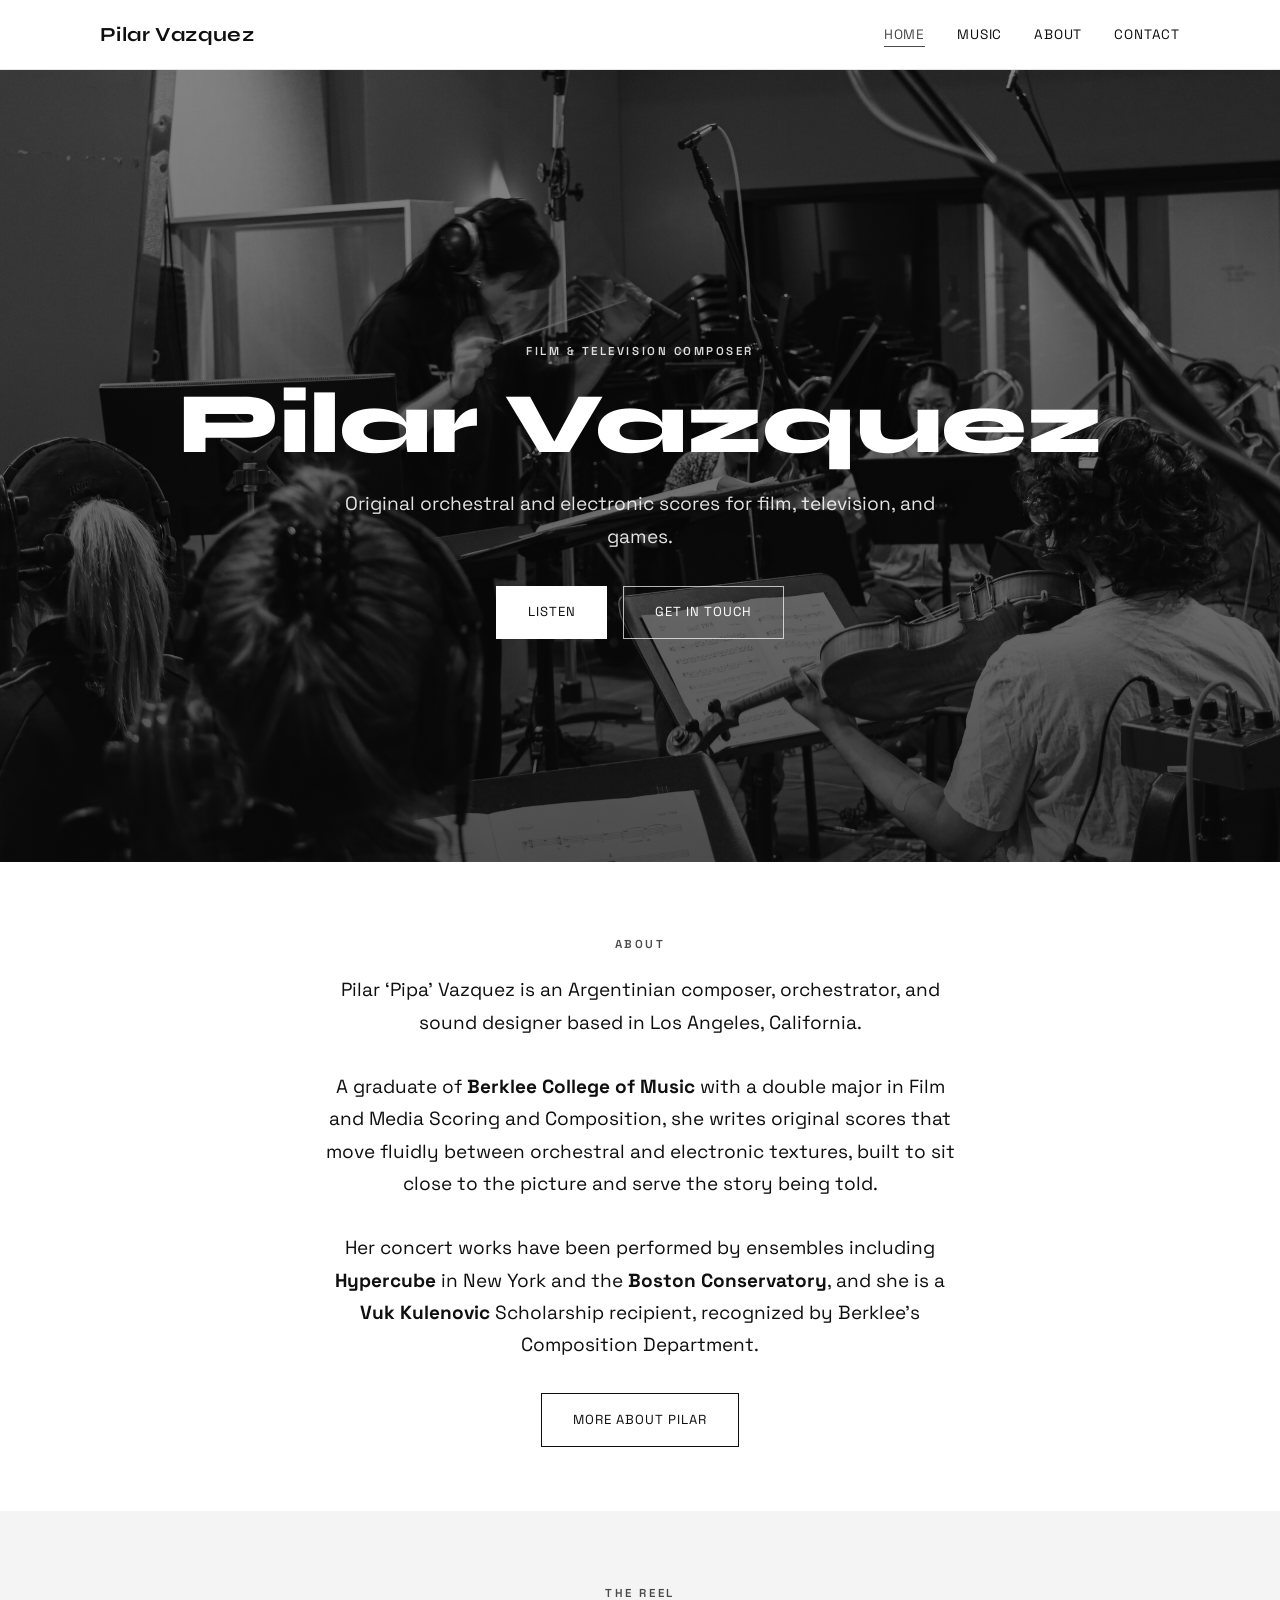
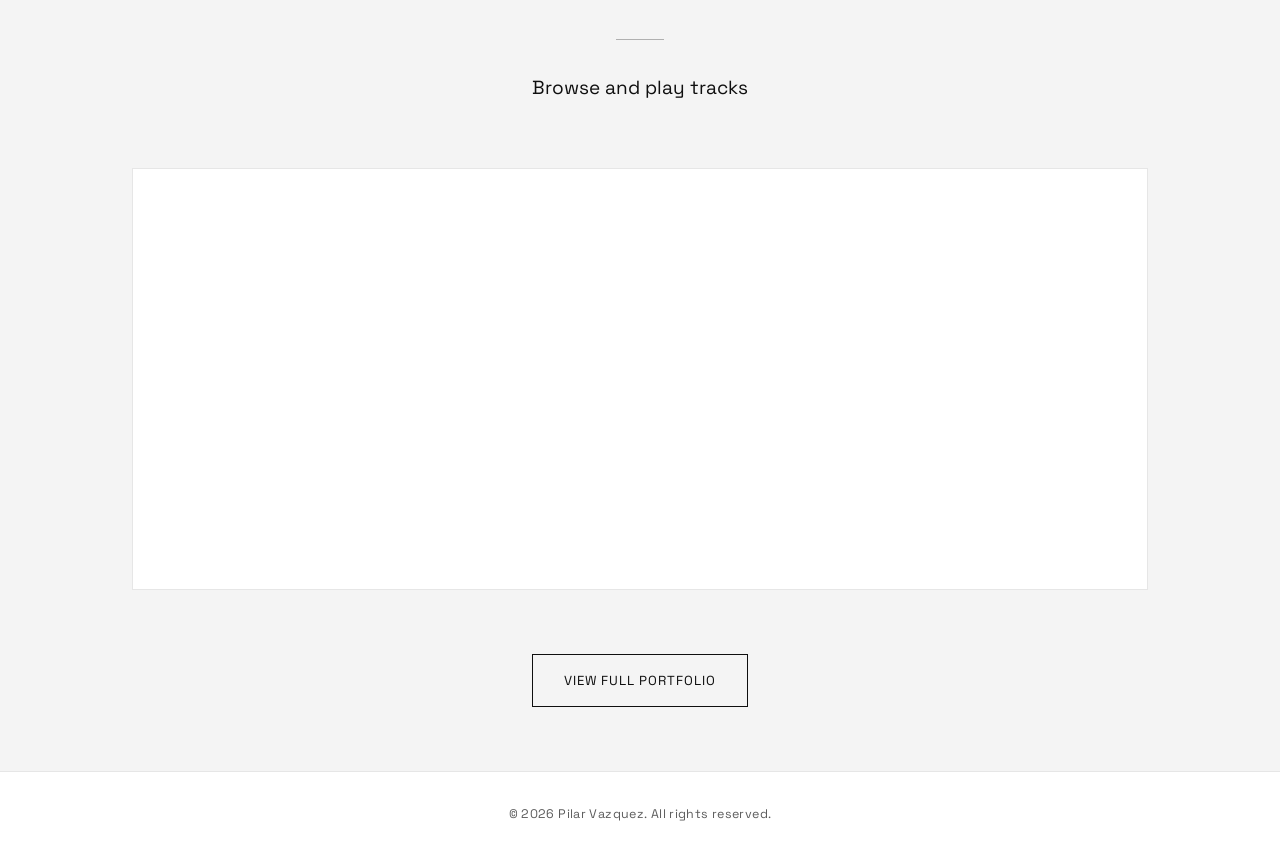
<file: index.html>
<!DOCTYPE html>
<html lang="en">
<head>
  <meta charset="UTF-8" />
  <meta name="viewport" content="width=device-width, initial-scale=1.0" />
  <title>Pilar Vazquez — Film Composer</title>
  <meta name="description" content="Pilar Vazquez is a film composer creating original scores for film, television, and games." />
  <link rel="preconnect" href="https://fonts.googleapis.com" />
  <link href="https://fonts.googleapis.com/css2?family=Syne:wght@600;700;800&family=Space+Grotesk:wght@400;500;600&display=swap" rel="stylesheet" />
  <link rel="stylesheet" href="css/style.css" />
</head>
<body>

  <header class="site-header">
    <div class="container nav">
      <a href="index.html" class="nav-brand">Pilar Vazquez</a>
      <button class="nav-toggle" aria-label="Toggle navigation">
        <span></span><span></span><span></span>
      </button>
      <ul class="nav-links">
        <li><a href="index.html" class="active">Home</a></li>
        <li><a href="music.html">Music</a></li>
        <li><a href="about.html">About</a></li>
        <li><a href="contact.html">Contact</a></li>
      </ul>
    </div>
  </header>

  <main>

    <!-- Hero: name front and center, over a full-bleed photo -->
    <section class="hero hero-photo" style="background-image: url('images/hero-recording-session.jpg');">
      <div class="container">
        <span class="eyebrow">Film &amp; Television Composer</span>
        <h1>Pilar Vazquez</h1>
        <p class="lede">
          Original orchestral and electronic scores for film, television, and games.
          <em></em>
        </p>
        <div class="hero-actions">
          <a href="#reel" class="btn btn-primary">Listen</a>
          <a href="contact.html" class="btn btn-ghost">Get in Touch</a>
        </div>
      </div>
    </section>

    <!-- Intro -->
    <section>
      <div class="container home-intro">
        <span class="eyebrow">About</span>
        <h2></h2>
        <p>
          Pilar ‘Pipa’ Vazquez is an Argentinian composer, orchestrator, and sound
          designer based in Los Angeles, California.
        </p>
        <p>
          A graduate of <strong>Berklee College of Music</strong> with a double major in Film and Media
          Scoring and Composition, she writes original scores that move fluidly between
          orchestral and electronic textures, built to sit close to the picture and serve
          the story being told.
        </p>
        <p>
          Her concert works have been performed by ensembles including <strong>Hypercube</strong> in New
          York and the <strong>Boston Conservatory</strong>, and she is a <strong>Vuk Kulenovic</strong> Scholarship
          recipient, recognized by Berklee's Composition Department.
        </p>
        <a href="about.html" class="btn btn-ghost">More About Pilar</a>
      </div>
    </section>


    <!-- Reel: ReelCrafter embedded player -->
    <section id="reel" class="section-alt">
      <div class="container">
        <div class="section-head">
          <span class="eyebrow">The Reel</span>
          <h2></h2>
          <div class="divider"></div>
          <p>Browse and play tracks</p>
        </div>

        <div class="reelcrafter-embed">
          <iframe src="https://play.reelcrafter.com/embed/a6b25053-8785-4d7c-b4b8-13a3151cb719"
            width="100%" height="420" frameborder="0" scrolling="no"
            allow="autoplay; encrypted-media" allowfullscreen
            title="Pilar Vazquez — ReelCrafter Reel"></iframe>
        </div>

        <div style="text-align:center; margin-top: var(--space-lg);">
          <a href="music.html" class="btn btn-ghost">View Full Portfolio</a>
        </div>
      </div>
    </section>

  </main>

  <footer class="site-footer">
    <div class="container">
      &copy; 2026 Pilar Vazquez. All rights reserved. <em></em>
    </div>
  </footer>

  <script src="js/main.js"></script>
</body>
</html>
</file>
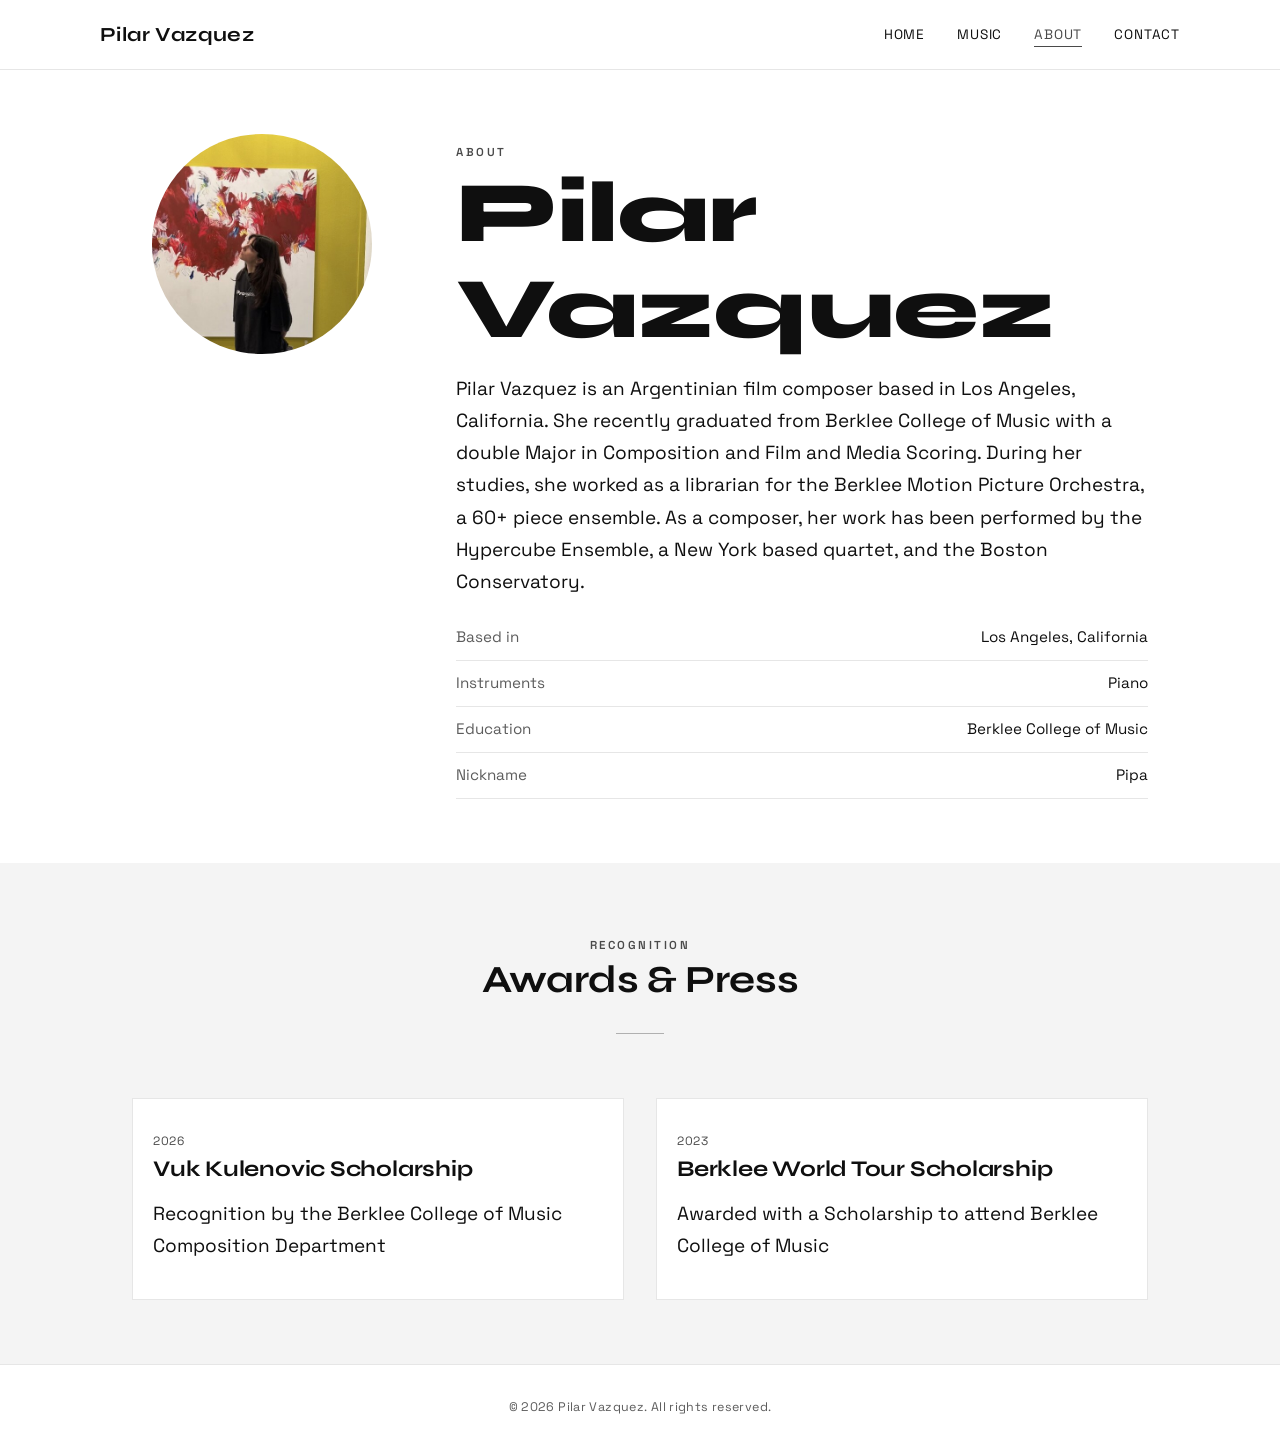
<file: about.html>
<!DOCTYPE html>
<html lang="en">
<head>
  <meta charset="UTF-8" />
  <meta name="viewport" content="width=device-width, initial-scale=1.0" />
  <title>About — Pilar Vazquez</title>
  <meta name="description" content="Biography, background, and credits for film composer Pilar Vazquez." />
  <link rel="preconnect" href="https://fonts.googleapis.com" />
  <link href="https://fonts.googleapis.com/css2?family=Syne:wght@600;700;800&family=Space+Grotesk:wght@400;500;600&display=swap" rel="stylesheet" />
  <link rel="stylesheet" href="css/style.css" />
</head>
<body>

  <header class="site-header">
    <div class="container nav">
      <a href="index.html" class="nav-brand">Pilar Vazquez</a>
      <button class="nav-toggle" aria-label="Toggle navigation">
        <span></span><span></span><span></span>
      </button>
      <ul class="nav-links">
        <li><a href="index.html">Home</a></li>
        <li><a href="music.html">Music</a></li>
        <li><a href="about.html" class="active">About</a></li>
        <li><a href="contact.html">Contact</a></li>
      </ul>
    </div>
  </header>

  <main>

    <section style="padding-top: var(--space-lg);">
      <div class="container about-grid">
        <div>
          <div class="avatar-frame" style="background-image: url('images/about-photo.jpg?v=3');"></div>
        </div>

        <div>
          <span class="eyebrow">About</span>
          <h1>Pilar Vazquez</h1>
          <p>
            <em></em>
            Pilar Vazquez is an Argentinian film composer based in Los Angeles, California. She recently graduated from Berklee College of Music with a double Major in Composition and Film and Media Scoring.
            During her studies, she worked as a librarian for the Berklee Motion Picture Orchestra, a 60+ piece ensemble.
            As a composer, her work has been performed by the Hypercube Ensemble, a New York based quartet, and the Boston Conservatory.

          </p>
          <p>
            
          </p>

          <ul class="fact-list">
            <li><span>Based in</span><span>Los Angeles, California</span></li>
            <li><span>Instruments</span><span>Piano</span></li>
            <li><span>Education</span><span>Berklee College of Music</span></li>
            <li><span>Nickname</span><span>Pipa</span></li>
          </ul>
        </div>
      </div>
    </section>

    <section class="section-alt">
      <div class="container">
        <div class="section-head">
          <span class="eyebrow">Recognition</span>
          <h2>Awards &amp; Press</h2>
          <div class="divider"></div>
        </div>

        <div class="grid">
          <article class="card">
            <div class="card-body">
              <div class="card-meta">2026</div>
              <h3>Vuk Kulenovic Scholarship</h3>
              <p>Recognition by the Berklee College of Music Composition Department</p>
            </div>
          </article>
          <article class="card">
            <div class="card-body">
              <div class="card-meta">2023</div>
              <h3>Berklee World Tour Scholarship</h3>
              <p>Awarded with a Scholarship to attend Berklee College of Music</p>
            </div>
          </article>
        </div>
      </div>
    </section>

  </main>

  <footer class="site-footer">
    <div class="container">
      &copy; 2026 Pilar Vazquez. All rights reserved. <em></em>
    </div>
  </footer>

  <script src="js/main.js"></script>
</body>
</html>
</file>
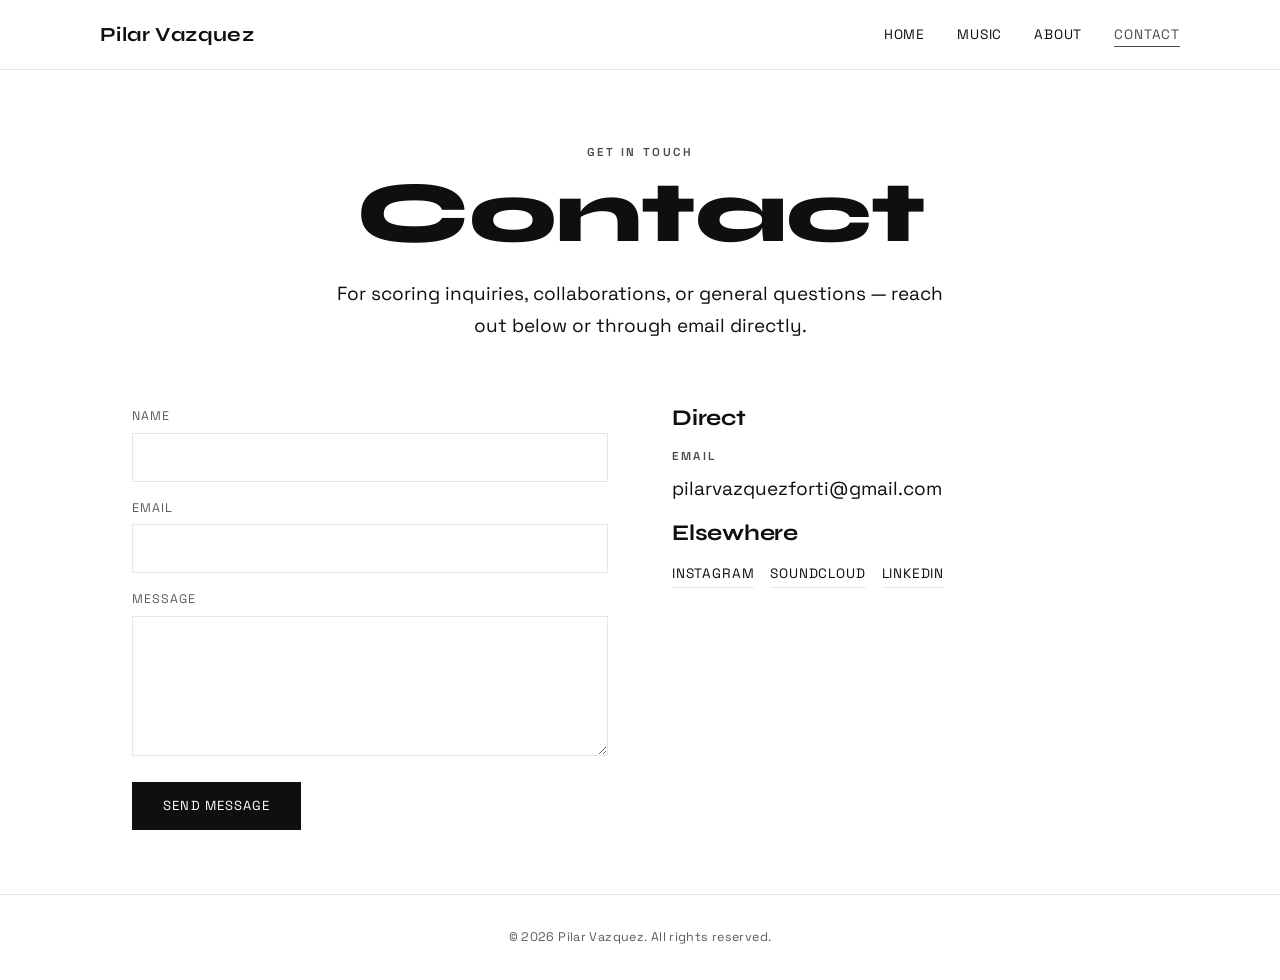
<file: contact.html>
<!DOCTYPE html>
<html lang="en">
<head>
  <meta charset="UTF-8" />
  <meta name="viewport" content="width=device-width, initial-scale=1.0" />
  <title>Contact — Pilar Vazquez</title>
  <meta name="description" content="Get in touch with film composer Pilar Vazquez for scoring inquiries." />
  <link rel="preconnect" href="https://fonts.googleapis.com" />
  <link href="https://fonts.googleapis.com/css2?family=Syne:wght@600;700;800&family=Space+Grotesk:wght@400;500;600&display=swap" rel="stylesheet" />
  <link rel="stylesheet" href="css/style.css" />
</head>
<body>

  <header class="site-header">
    <div class="container nav">
      <a href="index.html" class="nav-brand">Pilar Vazquez</a>
      <button class="nav-toggle" aria-label="Toggle navigation">
        <span></span><span></span><span></span>
      </button>
      <ul class="nav-links">
        <li><a href="index.html">Home</a></li>
        <li><a href="music.html">Music</a></li>
        <li><a href="about.html">About</a></li>
        <li><a href="contact.html" class="active">Contact</a></li>
      </ul>
    </div>
  </header>

  <main>

    <section style="padding-top: var(--space-lg);">
      <div class="container">
        <div class="section-head">
          <span class="eyebrow">Get in Touch</span>
          <h1>Contact</h1>
          <p>For scoring inquiries, collaborations, or general questions —
             reach out below or through email directly.</p>
        </div>

        <div class="contact-grid">
          <div>
            <form id="contact-form" action="https://formspree.io/f/xljrqbba" method="POST">
              <div>
                <label for="name">Name</label>
                <input type="text" id="name" name="name" required />
              </div>
              <div>
                <label for="email">Email</label>
                <input type="email" id="email" name="email" required />
              </div>
              <div>
                <label for="message">Message</label>
                <textarea id="message" name="message" required></textarea>
              </div>
              <button type="submit" class="btn btn-primary" style="align-self: flex-start;">Send Message</button>
              <p id="form-status" class="form-note" style="display:none;"></p>
            </form>
          </div>

          <div>
            <h3>Direct</h3>
            <span class="eyebrow" style="display:block; margin-bottom:0.4rem;">Email</span>
            <p><a href="mailto:pilarvazquezforti@gmail.com">pilarvazquezforti@gmail.com</a></p>

            <h3>Elsewhere</h3>
            <div class="social-links">
              <a href="https://www.instagram.com/pipavazquez/" target="_blank" rel="noopener">Instagram</a>
              <a href="#" target="_blank" rel="noopener">SoundCloud</a>
              <a href="https://www.linkedin.com/in/pilar-vazquez-798131426" target="_blank" rel="noopener">LinkedIn</a>
            </div>
            <p style="margin-top: var(--space-sm); color: var(--color-ink-soft); font-family: var(--font-ui); font-size: 0.85rem;">
              <em></em>
            </p>
          </div>
        </div>
      </div>
    </section>

  </main>

  <footer class="site-footer">
    <div class="container">
      &copy; 2026 Pilar Vazquez. All rights reserved. <em></em>
    </div>
  </footer>

  <script src="js/main.js"></script>
</body>
</html>
</file>
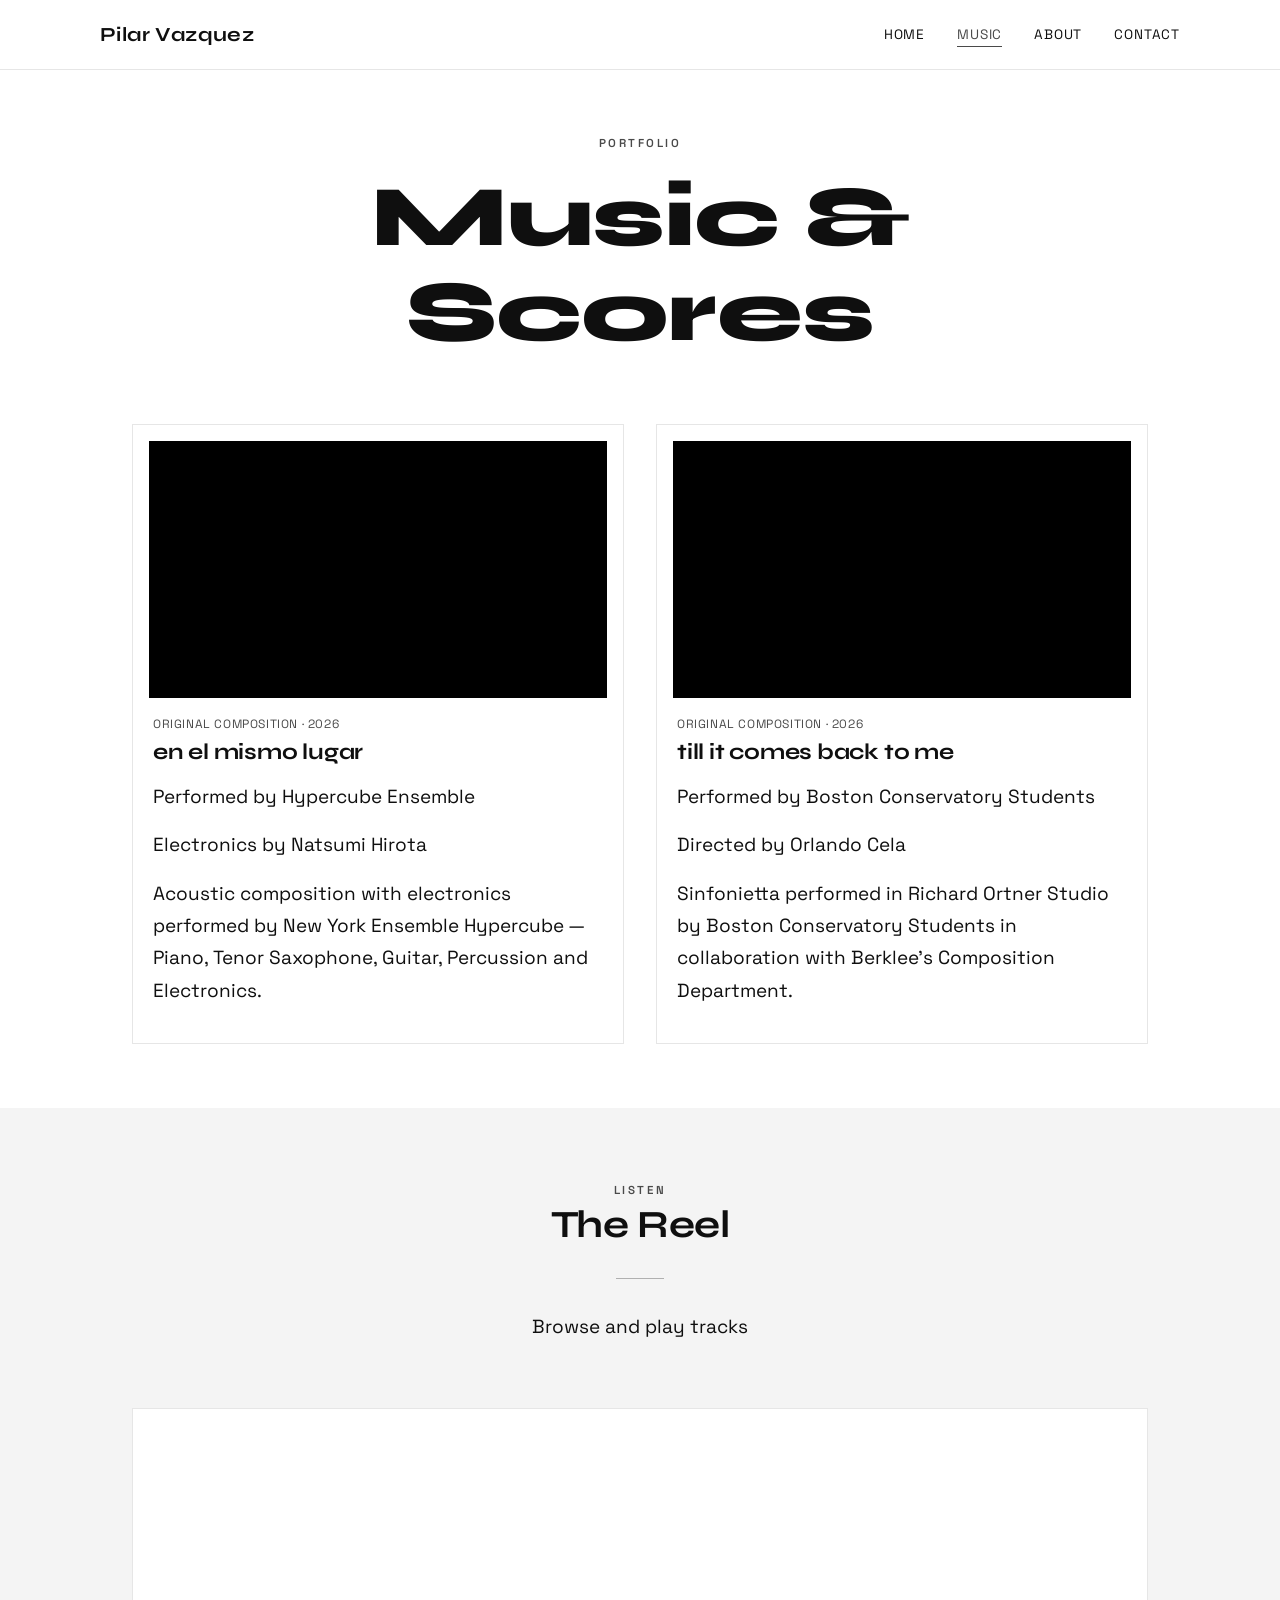
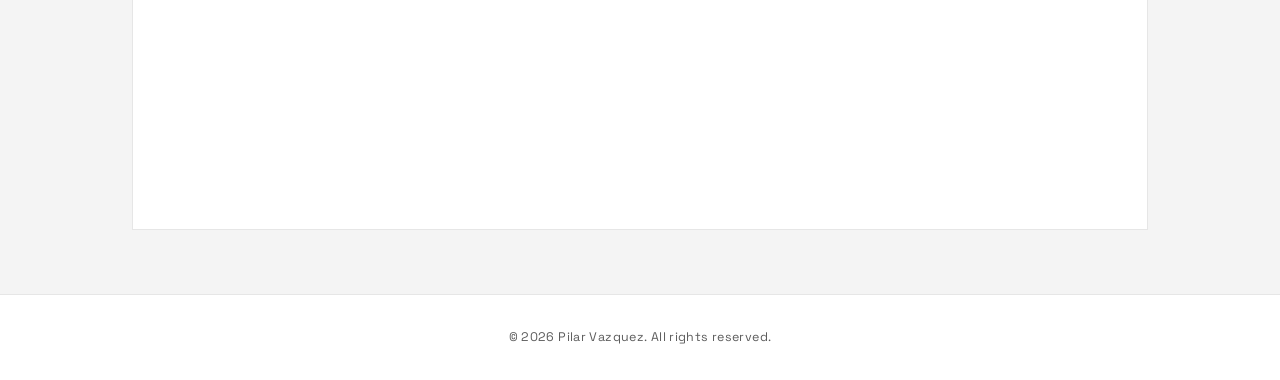
<file: music.html>
<!DOCTYPE html>
<html lang="en">
<head>
  <meta charset="UTF-8" />
  <meta name="viewport" content="width=device-width, initial-scale=1.0" />
  <title>Music &amp; Portfolio — Pilar Vazquez</title>
  <meta name="description" content="Selected film, television, and game scores by composer Pilar Vazquez." />
  <link rel="preconnect" href="https://fonts.googleapis.com" />
  <link href="https://fonts.googleapis.com/css2?family=Syne:wght@600;700;800&family=Space+Grotesk:wght@400;500;600&display=swap" rel="stylesheet" />
  <link rel="stylesheet" href="css/style.css" />
</head>
<body>

  <header class="site-header">
    <div class="container nav">
      <a href="index.html" class="nav-brand">Pilar Vazquez</a>
      <button class="nav-toggle" aria-label="Toggle navigation">
        <span></span><span></span><span></span>
      </button>
      <ul class="nav-links">
        <li><a href="index.html">Home</a></li>
        <li><a href="music.html" class="active">Music</a></li>
        <li><a href="about.html">About</a></li>
        <li><a href="contact.html">Contact</a></li>
      </ul>
    </div>
  </header>

  <main>

    <section class="hero" style="padding-top: var(--space-lg); padding-bottom: var(--space-md);">
      <div class="container">
        <span class="eyebrow">Portfolio</span>
        <h1>Music &amp; Scores</h1>
        <p class="lede"></p>
      </div>
    </section>

    <section style="padding-top: 0;">
      <div class="container">
        <div class="grid">

          <article class="card">
            <div class="media-frame has-video">
              <iframe src="https://www.youtube.com/embed/vGCZ1wRDDjs"
                title="Title of Film One" frameborder="0"
                allow="accelerometer; autoplay; clipboard-write; encrypted-media; gyroscope; picture-in-picture; web-share"
                allowfullscreen></iframe>
            </div>
            <div class="card-body">
              <div class="card-meta">Original Composition · 2026</div>
              <h3>en el mismo lugar</h3>
              <p>Performed by Hypercube Ensemble</p>
              <p>Electronics by Natsumi Hirota</p>
              <p>Acoustic composition with electronics performed by New York Ensemble Hypercube — Piano, Tenor Saxophone, Guitar, Percussion and Electronics.</p>
               
            </div>
          </article>

          <article class="card">
            <div class="media-frame has-video">
              <iframe src="https://www.youtube.com/embed/-qo5RUF25SU"
                title="Title of Show Two" frameborder="0"
                allow="accelerometer; autoplay; clipboard-write; encrypted-media; gyroscope; picture-in-picture; web-share"
                allowfullscreen></iframe>
            </div>
            <div class="card-body">
              <div class="card-meta">Original Composition · 2026</div>
              <h3>till it comes back to me</h3>
              <p>Performed by Boston Conservatory Students</p>
                <p>Directed by Orlando Cela</p>
              <p>Sinfonietta performed in Richard Ortner Studio by Boston Conservatory Students in collaboration with Berklee's Composition Department.</p>
            </div>
          </article>

        </div>
      </div>
    </section>

    <section class="section-alt">
      <div class="container">
        <div class="section-head">
          <span class="eyebrow">Listen</span>
          <h2>The Reel</h2>
          <div class="divider"></div>
          <p>Browse and play tracks</p>
        </div>

        <div class="reelcrafter-embed">
          <iframe src="https://play.reelcrafter.com/embed/a6b25053-8785-4d7c-b4b8-13a3151cb719"
            width="100%" height="420" frameborder="0" scrolling="no"
            allow="autoplay; encrypted-media" allowfullscreen
            title="Pilar Vazquez — ReelCrafter Reel"></iframe>
        </div>
      </div>
    </section>

  </main>

  <footer class="site-footer">
    <div class="container">
      &copy; 2026 Pilar Vazquez. All rights reserved. <em></em>
    </div>
  </footer>

  <script src="js/main.js"></script>
</body>
</html>
</file>
<file: css/style.css>
/* ==========================================================================
   Pilar Vazquez — Film Composer Portfolio — White / Black Theme
   Swap the CSS variables below to re-skin the entire site.

   Font note: Pilar's original reference (Balimo) is a personal-use-only
   font, not licensed for a public/commercial site. Syne is used here as a
   free, open-license (SIL OFL) stand-in with a similar geometric/Bauhaus
   feel for the name and headings. Swap --font-display below if a licensed
   copy of Balimo is purchased and self-hosted instead.
   ========================================================================== */

:root {
  --color-bg: #ffffff;
  --color-bg-alt: #f4f4f4;
  --color-ink: #0f0f0f;
  --color-ink-soft: #5c5c5c;
  --color-accent: #4a4a4a;
  --color-accent-soft: #b0b0b0;
  --color-line: #e6e6e6;

  --font-display: 'Syne', 'Arial Black', sans-serif;
  --font-body: 'Space Grotesk', -apple-system, BlinkMacSystemFont, serif;
  --font-ui: 'Space Grotesk', -apple-system, BlinkMacSystemFont, sans-serif;

  --max-width: 1080px;
  --space-xs: 0.5rem;
  --space-sm: 1rem;
  --space-md: 2rem;
  --space-lg: 4rem;
  --space-xl: 7rem;
}

* {
  box-sizing: border-box;
}

html {
  scroll-behavior: smooth;
}

body {
  margin: 0;
  background: var(--color-bg);
  color: var(--color-ink);
  font-family: var(--font-body);
  font-size: 19px;
  line-height: 1.7;
  -webkit-font-smoothing: antialiased;
}

img {
  max-width: 100%;
  display: block;
}

a {
  color: inherit;
  text-decoration: none;
}

h1, h2, h3, h4 {
  font-family: var(--font-display);
  font-weight: 700;
  line-height: 1.1;
  margin: 0 0 var(--space-sm);
  letter-spacing: -0.01em;
}

h1 { font-size: clamp(2.6rem, 7vw, 5.4rem); font-weight: 800; }
h2 { font-size: clamp(1.8rem, 3vw, 2.6rem); }
h3 { font-size: 1.4rem; }

p { margin: 0 0 var(--space-sm); }

.container {
  max-width: var(--max-width);
  margin: 0 auto;
  padding: 0 var(--space-md);
}

.eyebrow {
  font-family: var(--font-ui);
  text-transform: uppercase;
  letter-spacing: 0.22em;
  font-size: 0.72rem;
  color: var(--color-accent);
  font-weight: 600;
}

/* ---------- Header / Nav ---------- */

.site-header {
  position: sticky;
  top: 0;
  z-index: 50;
  background: rgba(255, 255, 255, 0.92);
  backdrop-filter: blur(6px);
  border-bottom: 1px solid var(--color-line);
}

.nav {
  display: flex;
  align-items: center;
  justify-content: space-between;
  padding: 1.1rem 0;
}

.nav-brand {
  font-family: var(--font-display);
  font-weight: 700;
  font-size: 1.25rem;
  letter-spacing: 0.02em;
}

.nav-links {
  display: flex;
  gap: var(--space-md);
  list-style: none;
  margin: 0;
  padding: 0;
  font-family: var(--font-ui);
  font-size: 0.85rem;
  letter-spacing: 0.06em;
  text-transform: uppercase;
}

.nav-links a {
  position: relative;
  padding-bottom: 4px;
  transition: color 0.2s ease;
}

.nav-links a::after {
  content: "";
  position: absolute;
  left: 0;
  bottom: 0;
  width: 0;
  height: 1px;
  background: var(--color-accent);
  transition: width 0.25s ease;
}

.nav-links a:hover::after,
.nav-links a.active::after {
  width: 100%;
}

.nav-links a.active {
  color: var(--color-accent);
}

.nav-toggle {
  display: none;
  flex-direction: column;
  gap: 5px;
  background: none;
  border: none;
  cursor: pointer;
  padding: 4px;
}

.nav-toggle span {
  width: 24px;
  height: 1px;
  background: var(--color-ink);
}

/* ---------- Hero ---------- */

.hero {
  padding: var(--space-xl) 0 var(--space-lg);
  text-align: center;
}

.hero .eyebrow {
  display: block;
  margin-bottom: var(--space-sm);
}

.hero p.lede {
  max-width: 640px;
  margin: var(--space-sm) auto var(--space-md);
  font-size: 1.2rem;
  color: var(--color-ink-soft);
}

.hero-actions {
  display: flex;
  gap: var(--space-sm);
  justify-content: center;
  flex-wrap: wrap;
}

/* ---------- Hero with photo background ---------- */
/* Add class="hero-photo" and inline style="background-image:url(...)" to
   .hero to show a full-bleed photo behind the name, name/copy switch to
   white with a dark scrim underneath for legibility. */

.hero.hero-photo {
  position: relative;
  min-height: 88vh;
  display: flex;
  align-items: center;
  background-size: cover;
  background-position: center;
  background-repeat: no-repeat;
  color: #ffffff;
  overflow: hidden;
}

.hero.hero-photo::before {
  content: "";
  position: absolute;
  inset: 0;
  background: linear-gradient(180deg, rgba(10, 10, 10, 0.5) 0%, rgba(10, 10, 10, 0.58) 55%, rgba(10, 10, 10, 0.72) 100%);
  z-index: 0;
}

.hero.hero-photo .container {
  position: relative;
  z-index: 1;
  width: 100%;
}

.hero.hero-photo .eyebrow {
  color: rgba(255, 255, 255, 0.85);
}

.hero.hero-photo h1 {
  color: #ffffff;
}

.hero.hero-photo p.lede {
  color: rgba(255, 255, 255, 0.88);
}

.hero.hero-photo .btn-primary {
  background: #ffffff;
  color: #0f0f0f;
  border-color: #ffffff;
}

.hero.hero-photo .btn-primary:hover {
  background: transparent;
  color: #ffffff;
  border-color: #ffffff;
}

.hero.hero-photo .btn-ghost {
  color: #ffffff;
  border-color: rgba(255, 255, 255, 0.7);
}

.hero.hero-photo .btn-ghost:hover {
  background: rgba(255, 255, 255, 0.1);
  border-color: #ffffff;
  color: #ffffff;
}

@media (max-width: 720px) {
  .hero.hero-photo {
    min-height: 70vh;
  }
}

/* ---------- Buttons ---------- */

.btn {
  display: inline-block;
  font-family: var(--font-ui);
  font-size: 0.82rem;
  letter-spacing: 0.08em;
  text-transform: uppercase;
  padding: 0.9rem 1.9rem;
  border: 1px solid var(--color-ink);
  transition: background 0.2s ease, color 0.2s ease, border-color 0.2s ease;
}

.btn-primary {
  background: var(--color-ink);
  color: var(--color-bg);
}

.btn-primary:hover {
  background: var(--color-accent);
  border-color: var(--color-accent);
}

.btn-ghost {
  background: transparent;
  color: var(--color-ink);
}

.btn-ghost:hover {
  border-color: var(--color-accent);
  color: var(--color-accent);
}

/* ---------- Sections ---------- */

section {
  padding: var(--space-lg) 0;
}

.section-alt {
  background: var(--color-bg-alt);
}

.section-head {
  text-align: center;
  max-width: 620px;
  margin: 0 auto var(--space-lg);
}

.divider {
  width: 48px;
  height: 1px;
  background: var(--color-accent-soft);
  margin: var(--space-md) auto;
}

/* ---------- Media placeholder blocks ---------- */

.media-frame {
  position: relative;
  width: 100%;
  aspect-ratio: 16 / 9;
  background: linear-gradient(135deg, #2a2a2a, #0f0f0f);
  color: #cfcfcf;
  display: flex;
  align-items: center;
  justify-content: center;
  font-family: var(--font-ui);
  font-size: 0.78rem;
  letter-spacing: 0.08em;
  text-transform: uppercase;
  border: 1px solid var(--color-line);
}

.media-frame.has-video {
  border: 0;
  padding: 0;
  background: #000;
}

.media-frame.has-video iframe {
  position: absolute;
  inset: 0;
  width: 100%;
  height: 100%;
  border: 0;
  display: block;
}
.reelcrafter-embed {
  width: 100%;
  border: 1px solid var(--color-line);
  background: var(--color-bg);
  overflow: hidden;
}

.reelcrafter-embed iframe {
  width: 100%;
  height: 420px;
  border: 0;
  display: block;
}


.media-frame.audio {
  aspect-ratio: auto;
  height: 90px;
  background: var(--color-bg-alt);
  color: var(--color-ink-soft);
  border: 1px dashed var(--color-accent-soft);
}

.avatar-frame {
  width: 220px;
  height: 220px;
  border-radius: 50%;
  background: linear-gradient(135deg, #ececec, #d4d4d4);
  background-size: cover;
  background-position: center;
  display: flex;
  align-items: center;
  justify-content: center;
  color: #6b6b6b;
  font-family: var(--font-ui);
  font-size: 0.72rem;
  letter-spacing: 0.08em;
  text-transform: uppercase;
  margin: 0 auto;
}

.avatar-frame.large {
  width: 320px;
  height: 320px;
}

/* ---------- Home: photo + intro ---------- */

.home-intro {
  max-width: 700px;
  margin: 0 auto;
  text-align: center;
}

.home-intro p {
  text-align: center;
  margin: var(--space-sm) 0 var(--space-md);
}

.photo-frame {
  width: 100%;
  aspect-ratio: 4 / 5;
  background: linear-gradient(135deg, #f0f0f0, #d9d9d9);
  border: 1px solid var(--color-line);
  display: flex;
  align-items: center;
  justify-content: center;
  color: #6b6b6b;
  font-family: var(--font-ui);
  font-size: 0.78rem;
  letter-spacing: 0.08em;
  text-transform: uppercase;
}

/* ---------- Playlist / audio player ---------- */

.playlist {
  display: flex;
  flex-direction: column;
  border-top: 1px solid var(--color-line);
}

.track {
  display: grid;
  grid-template-columns: auto 1fr auto;
  align-items: center;
  gap: var(--space-sm);
  padding: 1.1rem 0.25rem;
  border-bottom: 1px solid var(--color-line);
  transition: background 0.2s ease;
}

.track:hover {
  background: var(--color-bg-alt);
}

.track-play {
  width: 42px;
  height: 42px;
  min-width: 42px;
  border-radius: 50%;
  border: 1px solid var(--color-ink);
  background: transparent;
  cursor: pointer;
  display: flex;
  align-items: center;
  justify-content: center;
  transition: background 0.2s ease, color 0.2s ease;
  position: relative;
}

.track-play:hover {
  background: var(--color-ink);
}

.track-play .icon-play,
.track-play .icon-pause {
  position: relative;
}

.track-play .icon-play {
  width: 0;
  height: 0;
  border-top: 6px solid transparent;
  border-bottom: 6px solid transparent;
  border-left: 10px solid var(--color-ink);
  margin-left: 3px;
}

.track-play:hover .icon-play {
  border-left-color: var(--color-bg);
}

.track-play .icon-pause {
  display: none;
  width: 10px;
  height: 11px;
}

.track-play .icon-pause::before,
.track-play .icon-pause::after {
  content: "";
  position: absolute;
  top: 0;
  width: 3px;
  height: 11px;
  background: var(--color-ink);
}

.track-play:hover .icon-pause::before,
.track-play:hover .icon-pause::after {
  background: var(--color-bg);
}

.track-play .icon-pause::before { left: 0; }
.track-play .icon-pause::after { right: 0; }

.track.is-playing .track-play .icon-play {
  display: none;
}

.track.is-playing .track-play .icon-pause {
  display: block;
}

.track.is-playing .track-play {
  background: var(--color-ink);
}

.track.is-playing .track-play .icon-pause::before,
.track.is-playing .track-play .icon-pause::after {
  background: var(--color-bg);
}

.track-info {
  min-width: 0;
}

.track-title {
  font-family: var(--font-ui);
  font-weight: 500;
  font-size: 1.02rem;
  margin-bottom: 0.5rem;
}

.track-progress-bar {
  position: relative;
  height: 2px;
  background: var(--color-line);
  cursor: pointer;
}

.track-progress-fill {
  position: absolute;
  top: 0;
  left: 0;
  height: 100%;
  width: 0%;
  background: var(--color-ink);
  transition: width 0.1s linear;
}

.track-time {
  font-family: var(--font-ui);
  font-size: 0.82rem;
  color: var(--color-ink-soft);
  min-width: 70px;
  text-align: right;
  white-space: nowrap;
}

/* ---------- Grid / Cards ---------- */

.grid {
  display: grid;
  grid-template-columns: repeat(auto-fit, minmax(280px, 1fr));
  gap: var(--space-md);
}

.card {
  background: var(--color-bg);
  border: 1px solid var(--color-line);
  padding: var(--space-sm);
  transition: transform 0.25s ease, box-shadow 0.25s ease;
}

.card:hover {
  transform: translateY(-4px);
  box-shadow: 0 18px 30px -22px rgba(30, 28, 26, 0.35);
}

.card-body {
  padding: var(--space-sm) 0.25rem 0.25rem;
}

.card-meta {
  font-family: var(--font-ui);
  font-size: 0.75rem;
  letter-spacing: 0.05em;
  text-transform: uppercase;
  color: var(--color-accent);
  margin-bottom: 0.35rem;
}

/* ---------- About page specifics ---------- */

.about-grid {
  display: grid;
  grid-template-columns: 260px 1fr;
  gap: var(--space-lg);
  align-items: start;
}

@media (max-width: 760px) {
  .about-grid {
    grid-template-columns: 1fr;
    text-align: center;
  }
}

.fact-list {
  list-style: none;
  margin: var(--space-sm) 0 0;
  padding: 0;
  font-family: var(--font-ui);
  font-size: 0.95rem;
}

.fact-list li {
  display: flex;
  justify-content: space-between;
  padding: 0.6rem 0;
  border-bottom: 1px solid var(--color-line);
}

.fact-list span:first-child {
  color: var(--color-ink-soft);
}

/* ---------- Contact ---------- */

.contact-grid {
  display: grid;
  grid-template-columns: 1fr 1fr;
  gap: var(--space-lg);
}

@media (max-width: 760px) {
  .contact-grid {
    grid-template-columns: 1fr;
  }
}

form {
  display: flex;
  flex-direction: column;
  gap: var(--space-sm);
}

label {
  font-family: var(--font-ui);
  font-size: 0.78rem;
  text-transform: uppercase;
  letter-spacing: 0.08em;
  color: var(--color-ink-soft);
  margin-bottom: 0.35rem;
  display: block;
}

input, textarea {
  width: 100%;
  padding: 0.8rem;
  font-family: var(--font-body);
  font-size: 1rem;
  background: var(--color-bg);
  border: 1px solid var(--color-line);
  color: var(--color-ink);
}

input:focus, textarea:focus {
  outline: none;
  border-color: var(--color-accent);
}

textarea {
  min-height: 140px;
  resize: vertical;
}

.social-links {
  display: flex;
  gap: var(--space-sm);
  flex-wrap: wrap;
  font-family: var(--font-ui);
  font-size: 0.85rem;
  text-transform: uppercase;
  letter-spacing: 0.06em;
}

.social-links a {
  border-bottom: 1px solid var(--color-line);
  padding-bottom: 2px;
}

.social-links a:hover {
  border-color: var(--color-accent);
  color: var(--color-accent);
}

.form-note {
  font-family: var(--font-ui);
  font-size: 0.82rem;
  color: var(--color-ink-soft);
  background: var(--color-bg-alt);
  border-left: 2px solid var(--color-accent-soft);
  padding: 0.9rem 1rem;
  margin-top: var(--space-sm);
}

/* ---------- Footer ---------- */

.site-footer {
  border-top: 1px solid var(--color-line);
  padding: var(--space-md) 0;
  text-align: center;
  font-family: var(--font-ui);
  font-size: 0.78rem;
  color: var(--color-ink-soft);
  letter-spacing: 0.03em;
}

/* ---------- Responsive nav ---------- */

@media (max-width: 720px) {
  .nav-toggle {
    display: flex;
  }

  .nav-links {
    position: absolute;
    top: 100%;
    left: 0;
    right: 0;
    background: var(--color-bg);
    flex-direction: column;
    gap: 0;
    border-bottom: 1px solid var(--color-line);
    display: none;
  }

  .nav-links.open {
    display: flex;
  }

  .nav-links li {
    border-top: 1px solid var(--color-line);
  }

  .nav-links a {
    display: block;
    padding: 1rem var(--space-md);
  }
}
</file>
